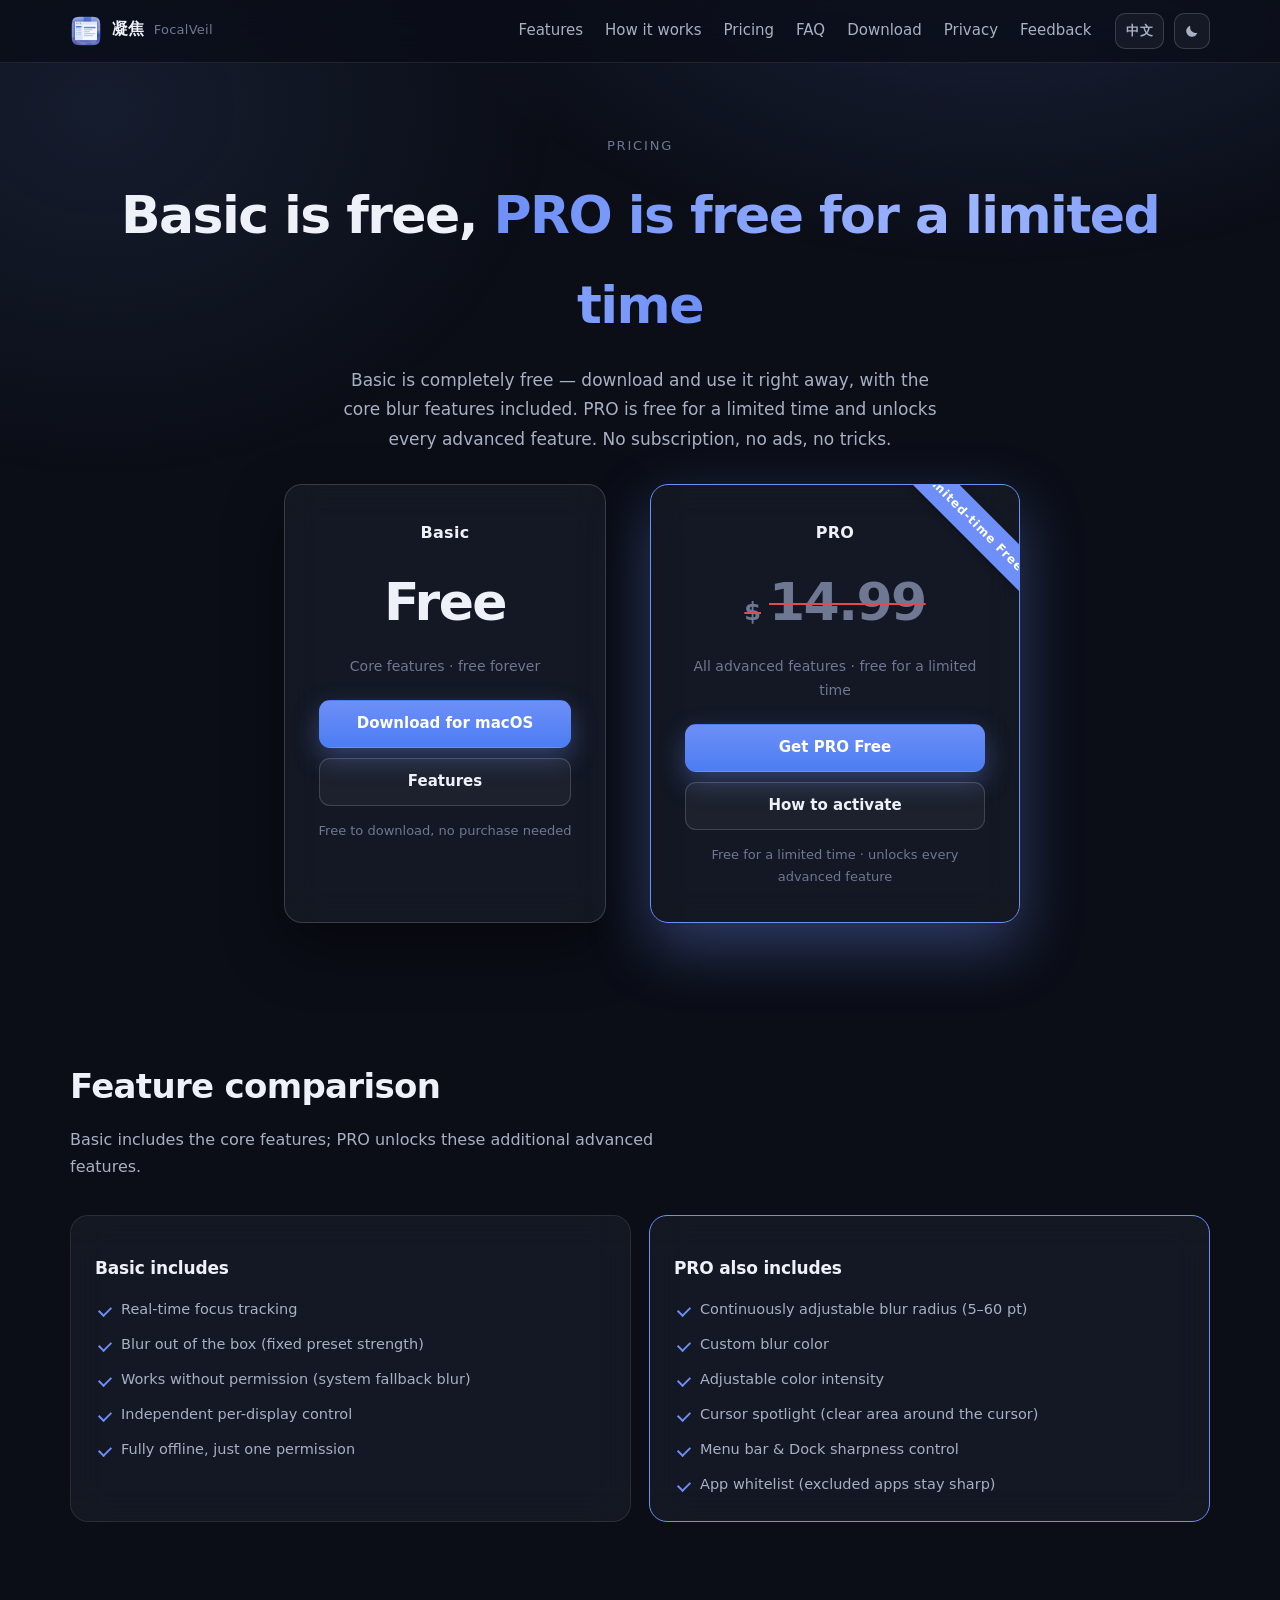
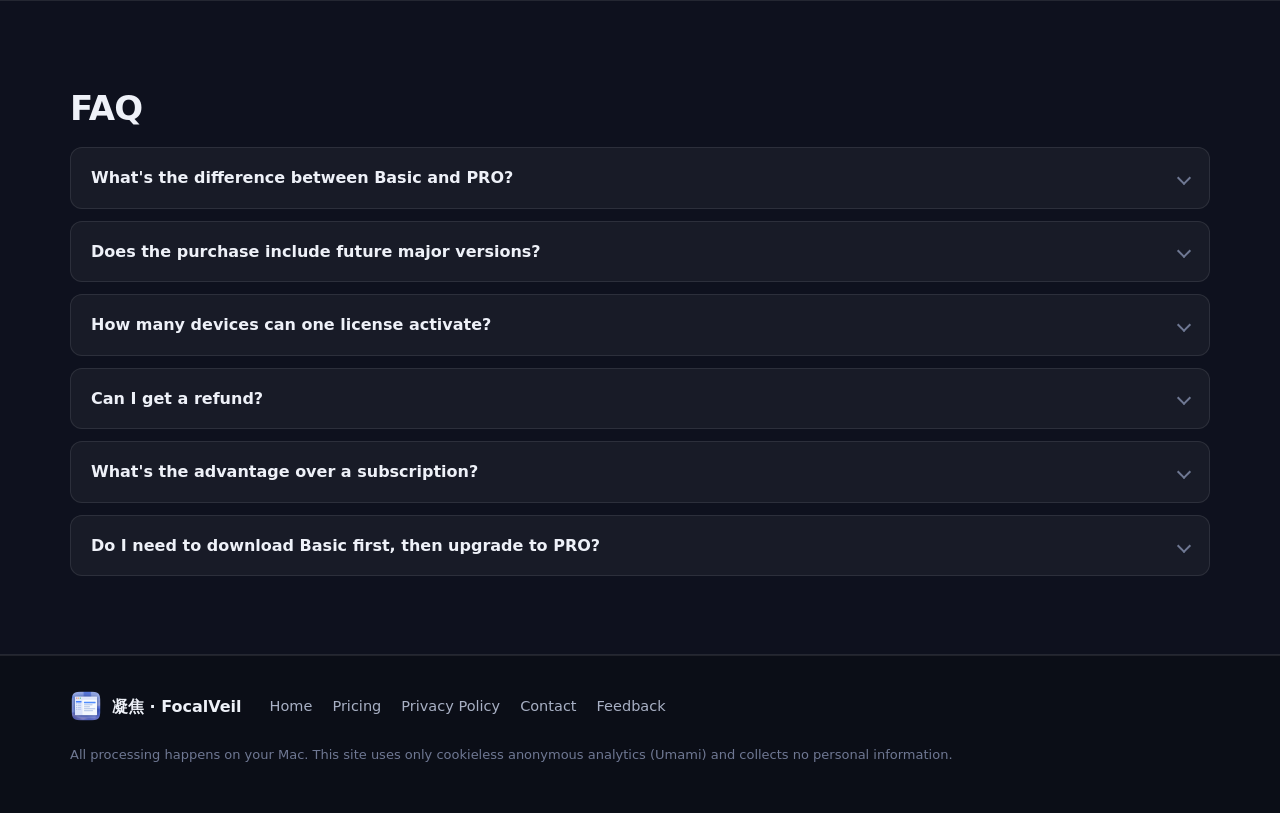
<file: pricing.html>
<!DOCTYPE html>
<html lang="en" data-theme="dark">
<head>
<meta charset="UTF-8">
<meta name="viewport" content="width=device-width, initial-scale=1">
  <script>
    (function () {
      try {
        var s = window.localStorage.getItem('fv-lang');
        var nav = (window.navigator.language || 'en').toLowerCase();
        var lang = (s === 'en' || s === 'zh') ? s : (/^zh/.test(nav) ? 'zh' : 'en');
        document.documentElement.setAttribute('lang', lang === 'zh' ? 'zh-CN' : 'en');
        document.documentElement.classList.add('i18n-loading');
        setTimeout(function () { document.documentElement.classList.remove('i18n-loading'); }, 2000);
      } catch (e) {}
    })();
  </script>
<title data-i18n="title.pricing">定价 — 凝焦 FocalVeil</title>
<meta name="description" data-i18n-attr="content:meta.pricing" content="FocalVeil 定价：基础版免费，PRO 版限时免费，无订阅、无广告。">
<link rel="canonical" href="https://focalveil.com/pricing.html">
<meta name="robots" content="index, follow">
<meta property="og:type" content="website">
<meta property="og:site_name" content="凝焦 FocalVeil">
<meta property="og:title" content="定价 — 凝焦 FocalVeil">
<meta property="og:description" content="基础版免费，PRO 版限时免费，无订阅、无广告。">
<meta property="og:url" content="https://focalveil.com/pricing.html">
<meta property="og:image" content="https://focalveil.com/assets/before-after.svg">
<meta name="twitter:card" content="summary_large_image">
<meta name="twitter:title" content="定价 — 凝焦 FocalVeil">
<meta name="twitter:description" content="基础版免费，PRO 版限时免费，无订阅、无广告。">
<meta name="twitter:image" content="https://focalveil.com/assets/before-after.svg">
<link rel="icon" type="image/png" href="assets/favicon.png">
<link rel="stylesheet" href="assets/styles.css">
<!-- 匿名访问统计（Umami，无 Cookie、不收集个人信息） -->
<script defer src="https://umami.nastool.net:5683/script.js" data-website-id="c5c34e18-45ac-4f15-a788-864766180c8d"></script>
</head>
<body>

<a class="skip" href="#main" data-i18n="skip">跳到主要内容</a>

<header class="nav">
  <div class="wrap nav-inner">
    <a class="brand" href="index.html">
      <img class="brand-icon" src="assets/icon.png" alt="" width="32" height="32">
      <span class="brand-name">凝焦</span>
      <span class="brand-sub">FocalVeil</span>
    </a>
    <nav class="nav-links" aria-label="站内导航">
      <a href="index.html#features" data-i18n="nav.features">特性</a>
      <a href="index.html#how" data-i18n="nav.how">原理</a>
      <a href="pricing.html" data-i18n="nav.pricing">定价</a>
      <a href="index.html#faq" data-i18n="nav.faq">常见问题</a>
      <a href="index.html#download" data-i18n="nav.download">下载</a>
      <a href="privacy.html" data-i18n="nav.privacy">隐私</a>
      <a href="https://github.com/YinHeng89/FocalVeil-website/issues" target="_blank" rel="noopener" data-i18n="nav.feedback">反馈</a>
    </nav>
    <div class="nav-actions">
      <button class="lang-toggle" type="button" id="lang-toggle" aria-label="切换到英文">EN</button>
      <button class="theme-toggle" type="button" id="theme-toggle" aria-label="切换深浅配色">
        <svg class="icon-moon" viewBox="0 0 24 24" width="16" height="16" aria-hidden="true"><path d="M20 14.5A8.5 8.5 0 0 1 9.5 4a8.5 8.5 0 1 0 10.5 10.5Z" fill="currentColor"/></svg>
        <svg class="icon-sun" viewBox="0 0 24 24" width="16" height="16" aria-hidden="true"><circle cx="12" cy="12" r="4.2" fill="currentColor"/><g stroke="currentColor" stroke-width="1.8" stroke-linecap="round"><path d="M12 2.5v2.6M12 18.9v2.6M2.5 12h2.6M18.9 12h2.6M5.2 5.2l1.9 1.9M16.9 16.9l1.9 1.9M18.8 5.2l-1.9 1.9M7.1 16.9l-1.9 1.9"/></g></svg>
      </button>
    </div>
  </div>
</header>

<main id="main">
  <section class="subhero">
    <div class="wrap">
      <p class="eyebrow" data-i18n="nav.pricing">定价</p>
      <h1 data-i18n="pricing.title">基础版免费，<span class="accent">PRO 限时免费开放</span></h1>
      <p class="lede" data-i18n="pricing.lede">基础版完全免费，下载即用，已含核心模糊功能；PRO 版一次性买断，额外解锁全部高级功能。无订阅、无广告、无套路。</p>

      <div class="price-grid">
        <div class="price-card">
          <p class="plan-name" data-i18n="plan.basic">基础版</p>
          <div class="price-row">
            <span class="price" data-i18n="plan.basic.price">免费</span>
          </div>
          <p class="price-sub" data-i18n="pricing.basicSub">核心功能 · 永久免费</p>
          <div class="buy-row">
            <a class="btn btn-primary" href="https://focalveil.com/downloads/FocalVeil-0.1.41.zip" data-i18n="download.btn">下载 macOS 版</a>
            <a class="btn btn-ghost" href="index.html#features" data-i18n="pricing.features">功能介绍</a>
          </div>
          <p class="buy-note" data-i18n="pricing.basicNote">免费下载，无需购买</p>
        </div>

        <div class="price-card price-card--pro">
          <span class="plan-corner-badge" data-i18n="plan.pro.tag">限时免费</span>
          <p class="plan-name" data-i18n="plan.pro.name">PRO 版</p>
          <div class="price-row">
            <span class="price-cur price-old-cur">$</span>
            <span class="price price-old">14.99</span>
          </div>
          <p class="price-sub" data-i18n="pricing.proSub">全部高级功能 · 限时免费</p>
          <div class="buy-row">
            <a class="btn btn-primary" href="index.html#download" id="buy-pro-btn" data-i18n="plan.pro.buy">限时免费领取</a>
            <a class="btn btn-ghost" href="purchase.html" data-i18n="pricing.activate">如何激活</a>
          </div>
          <p class="buy-note" data-i18n="pricing.proNote">限时免费 · 解锁全部高级功能</p>
        </div>
      </div>
    </div>
  </section>

  <section class="section">
    <div class="wrap">
      <h2 class="section-title" data-i18n="pricing.cmpTitle">功能对比</h2>
      <p class="section-lede" data-i18n="pricing.cmpLede">基础版包含核心功能；PRO 版额外解锁以下高级功能。</p>
      <div class="grid grid-2">
        <article class="card">
          <h3 data-i18n="cmp.basicTitle">基础版包含</h3>
          <ul class="feat-list">
            <li data-i18n="cmp.basic.1">焦点窗口实时跟随</li>
            <li data-i18n="cmp.basic.2">开箱即用的模糊（固定强度预设）</li>
            <li data-i18n="cmp.basic.3">未授权也能用（系统降级模糊）</li>
            <li data-i18n="cmp.basic.4">多显示器各自独立</li>
            <li data-i18n="cmp.basic.5">完全离线、仅一个权限</li>
          </ul>
        </article>
        <article class="card card--pro">
          <h3 data-i18n="cmp.proTitle">PRO 版额外包含</h3>
          <ul class="feat-list">
            <li data-i18n="cmp.pro.1">模糊半径连续可调（5–60 pt）</li>
            <li data-i18n="cmp.pro.2">自定义模糊颜色</li>
            <li data-i18n="cmp.pro.3">颜色强度可调</li>
            <li data-i18n="cmp.pro.4">鼠标聚光（光标周围清晰）</li>
            <li data-i18n="cmp.pro.5">菜单栏 / Dock 清晰控制</li>
            <li data-i18n="cmp.pro.6">应用白名单（排除应用始终清晰）</li>
          </ul>
        </article>
      </div>
    </div>
  </section>

  <section class="section section-alt">
    <div class="wrap">
      <h2 class="section-title" data-i18n="nav.faq">常见问题</h2>
      <div class="faq">
        <details>
          <summary data-i18n="pfaq1.q">基础版和 PRO 版有什么区别？</summary>
          <p data-i18n="pfaq1.a">基础版已包含日常所需的核心模糊功能（焦点跟随、开箱即用模糊、免授权可用、多显示器、仅一个权限）。PRO 版在基础版之上额外解锁全部高级功能：模糊半径 / 颜色 / 强度可调、鼠标聚光、菜单栏与 Dock 清晰控制、应用白名单。两者均为当前大版本一次性买断。</p>
        </details>
        <details>
          <summary data-i18n="pfaq2.q">买断包含未来的大版本吗？</summary>
          <p data-i18n="pfaq2.a">本次购买包含<strong>当前大版本（如 1.x）内的永久使用与全部免费更新</strong>。大版本迭代（例如 1.x → 2.x）的付费策略尚未最终确定，可能在未来大版本要求重新买断或向老用户提供优惠升级价，已购版本在你已买断的大版本内不受影响。</p>
        </details>
        <details>
          <summary data-i18n="pfaq3.q">license 可以在几台设备用？</summary>
          <p data-i18n="pfaq3.a">license 绑定你购买时提供的邮箱，可在你本人拥有的多台 Mac 上激活（具体设备数量以购买页说明为准），不可转售或出借给他人。重装系统或换机时用同一 key 即可恢复。</p>
        </details>
        <details>
          <summary data-i18n="pfaq4.q">可以退款吗？</summary>
          <p data-i18n="pfaq4.a">支持 14 天无理由退款，由 Paddle 统一处理。若不满意，联系我们或 Paddle 即可办理，无需说明理由。</p>
        </details>
        <details>
          <summary data-i18n="pfaq5.q">和订阅制比有什么好处？</summary>
          <p data-i18n="pfaq5.a">一次付费、永久使用，不会被每月扣费；我们也没有持续从你身上抽成的动机，更新与否都随你。对独立开发者工具而言，这是更诚实的商业模式。</p>
        </details>
        <details>
          <summary data-i18n="pfaq6.q">需要先下载基础版，再升级到 PRO 吗？</summary>
          <p data-i18n="pfaq6.a">不需要。基础版本身永久免费，下载即用；PRO 目前限时免费，下载后在「菜单栏 → 升级 / 激活」里一键领取全部功能即可，无需任何付费或补差价。</p>
        </details>
      </div>
    </div>
  </section>
</main>

<footer class="footer">
  <div class="wrap footer-inner">
    <div class="footer-brand">
      <img class="brand-icon" src="assets/icon.png" alt="" width="28" height="28">
      <span>凝焦 · FocalVeil</span>
    </div>
    <nav class="footer-links" aria-label="页脚链接">
      <a href="index.html" data-i18n="footer.home">首页</a>
      <a href="pricing.html" data-i18n="footer.pricing">定价</a>
      <a href="privacy.html" data-i18n="footer.privacyPolicy">隐私政策</a>
      <a href="mailto:k332159915@gmail.com" data-i18n="footer.contact">联系我们</a>
      <a href="https://github.com/YinHeng89/FocalVeil-website/issues" target="_blank" rel="noopener" data-i18n="footer.feedback">问题反馈</a>
    </nav>
    <p class="footer-note" data-i18n="footer.note">画面只在本机处理。本站仅使用无 Cookie 的匿名访问统计（Umami），不收集个人信息。</p>
  </div>
</footer>

<script src="assets/app.js"></script>
</body>
</html>
</file>
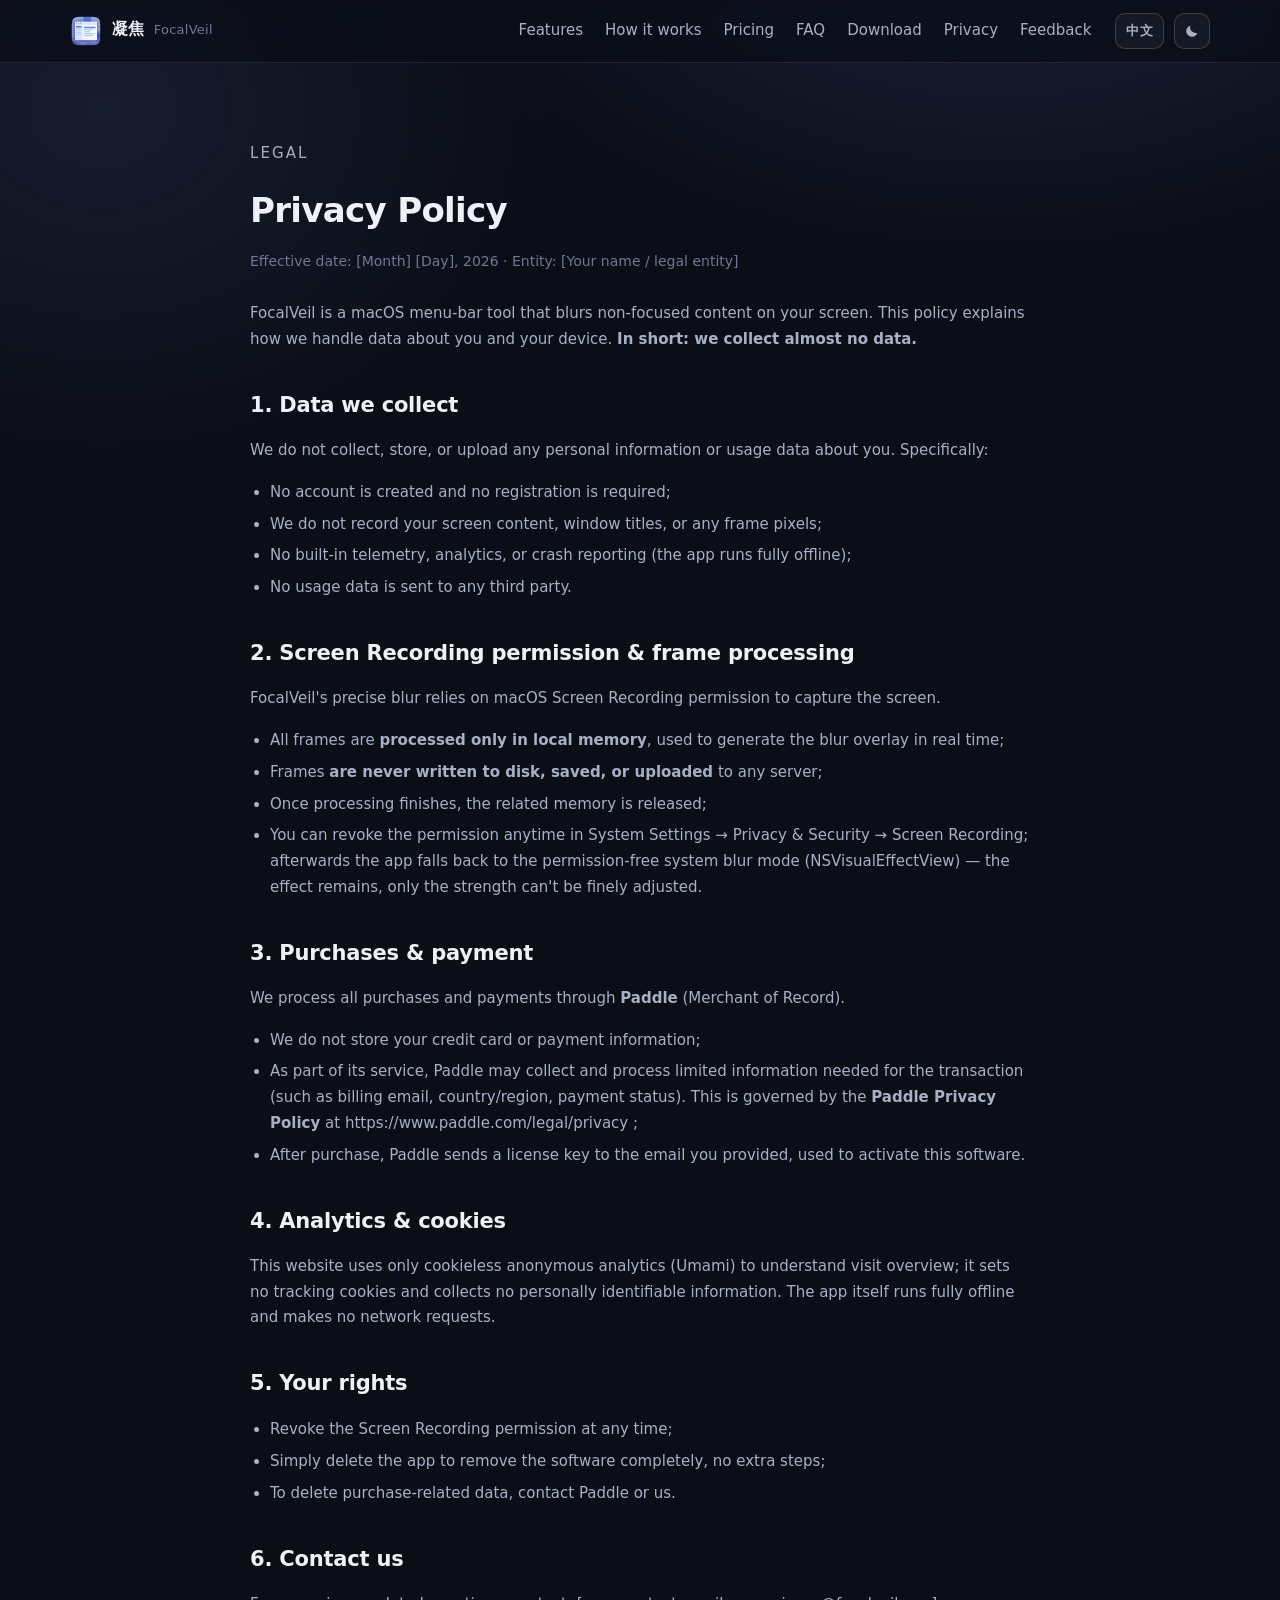
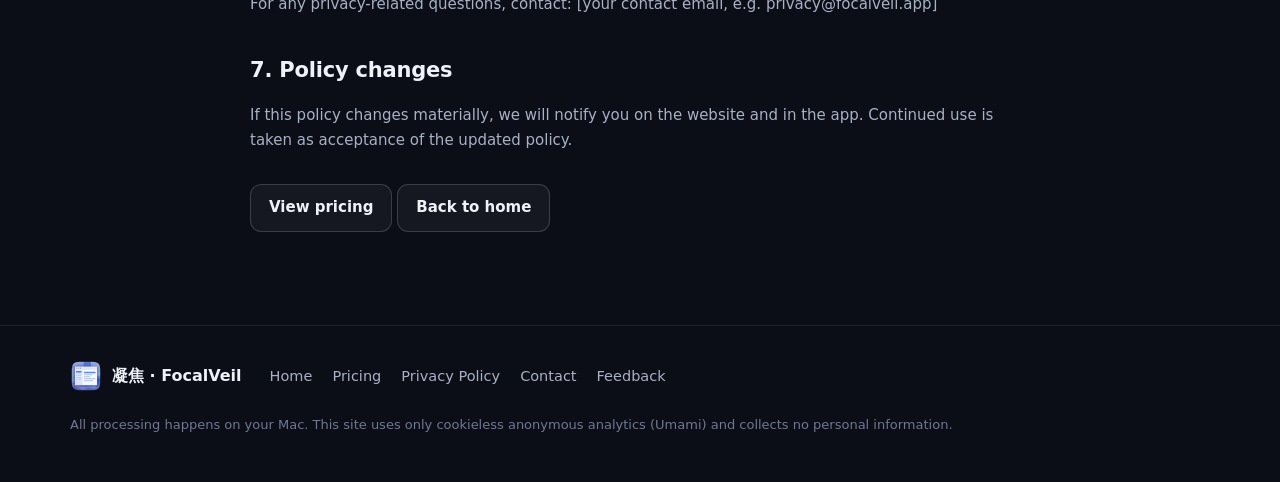
<file: privacy.html>
<!DOCTYPE html>
<html lang="en" data-theme="dark">
<head>
<meta charset="UTF-8">
<meta name="viewport" content="width=device-width, initial-scale=1">
  <script>
    (function () {
      try {
        var s = window.localStorage.getItem('fv-lang');
        var nav = (window.navigator.language || 'en').toLowerCase();
        var lang = (s === 'en' || s === 'zh') ? s : (/^zh/.test(nav) ? 'zh' : 'en');
        document.documentElement.setAttribute('lang', lang === 'zh' ? 'zh-CN' : 'en');
        document.documentElement.classList.add('i18n-loading');
        setTimeout(function () { document.documentElement.classList.remove('i18n-loading'); }, 2000);
      } catch (e) {}
    })();
  </script>
<title data-i18n="title.privacy">隐私政策 — 凝焦 FocalVeil</title>
<meta name="description" data-i18n-attr="content:meta.privacy" content="FocalVeil 隐私政策：画面仅在本机内存处理，不保存、不上传；本站仅使用无 Cookie 的匿名访问统计（Umami），不收集个人信息。">
<link rel="canonical" href="https://focalveil.com/privacy.html">
<meta name="robots" content="index, follow">
<meta property="og:type" content="website">
<meta property="og:site_name" content="凝焦 FocalVeil">
<meta property="og:title" content="隐私政策 — 凝焦 FocalVeil">
<meta property="og:description" content="FocalVeil 隐私政策：画面仅在本机内存处理，不保存、不上传；本站仅使用无 Cookie 的匿名访问统计（Umami），不收集个人信息。">
<meta property="og:url" content="https://focalveil.com/privacy.html">
<meta property="og:image" content="https://focalveil.com/assets/before-after.svg">
<meta name="twitter:card" content="summary_large_image">
<meta name="twitter:title" content="隐私政策 — 凝焦 FocalVeil">
<meta name="twitter:description" content="画面仅在本机内存处理，不保存、不上传；本站仅使用无 Cookie 的匿名访问统计（Umami），不收集个人信息。">
<meta name="twitter:image" content="https://focalveil.com/assets/before-after.svg">
<link rel="icon" type="image/png" href="assets/favicon.png">
<link rel="stylesheet" href="assets/styles.css">
<!-- 匿名访问统计（Umami，无 Cookie、不收集个人信息） -->
<script defer src="https://umami.nastool.net:5683/script.js" data-website-id="c5c34e18-45ac-4f15-a788-864766180c8d"></script>
</head>
<body>

<a class="skip" href="#main" data-i18n="skip">跳到主要内容</a>

<header class="nav">
  <div class="wrap nav-inner">
    <a class="brand" href="index.html">
      <img class="brand-icon" src="assets/icon.png" alt="" width="32" height="32">
      <span class="brand-name">凝焦</span>
      <span class="brand-sub">FocalVeil</span>
    </a>
    <nav class="nav-links" aria-label="站内导航">
      <a href="index.html#features" data-i18n="nav.features">特性</a>
      <a href="index.html#how" data-i18n="nav.how">原理</a>
      <a href="pricing.html" data-i18n="nav.pricing">定价</a>
      <a href="index.html#faq" data-i18n="nav.faq">常见问题</a>
      <a href="index.html#download" data-i18n="nav.download">下载</a>
      <a href="privacy.html" data-i18n="nav.privacy">隐私</a>
      <a href="https://github.com/YinHeng89/FocalVeil-website/issues" target="_blank" rel="noopener" data-i18n="nav.feedback">反馈</a>
    </nav>
    <div class="nav-actions">
      <button class="lang-toggle" type="button" id="lang-toggle" aria-label="切换到英文">EN</button>
      <button class="theme-toggle" type="button" id="theme-toggle" aria-label="切换深浅配色">
        <svg class="icon-moon" viewBox="0 0 24 24" width="16" height="16" aria-hidden="true"><path d="M20 14.5A8.5 8.5 0 0 1 9.5 4a8.5 8.5 0 1 0 10.5 10.5Z" fill="currentColor"/></svg>
        <svg class="icon-sun" viewBox="0 0 24 24" width="16" height="16" aria-hidden="true"><circle cx="12" cy="12" r="4.2" fill="currentColor"/><g stroke="currentColor" stroke-width="1.8" stroke-linecap="round"><path d="M12 2.5v2.6M12 18.9v2.6M2.5 12h2.6M18.9 12h2.6M5.2 5.2l1.9 1.9M16.9 16.9l1.9 1.9M18.8 5.2l-1.9 1.9M7.1 16.9l-1.9 1.9"/></g></svg>
      </button>
    </div>
  </div>
</header>

<main id="main">
  <section class="section">
    <div class="wrap legal">
      <p class="eyebrow" data-i18n="privacy.eyebrow">法律</p>
      <h1 class="section-title" data-i18n="privacy.pageTitle">隐私政策</h1>
      <p class="updated" data-i18n="privacy.updated">生效日期：2026 年 [月] 月 [日] 日 · 适用主体：[你的姓名 / 法律实体]</p>

      <p data-i18n="privacy.intro">FocalVeil（凝焦）是一款 macOS 菜单栏工具，用于模糊屏幕上非焦点内容。本政策说明我们如何处理与你及你的设备相关的数据。<strong>一句话：我们几乎不收集任何数据。</strong></p>

      <h2 data-i18n="privacy.h1">1. 我们收集的数据</h2>
      <p data-i18n="privacy.p1">我们不收集、不存储、不上传任何关于你的个人信息或使用数据。具体来说：</p>
      <ul>
        <li data-i18n="privacy.c1">不创建账户，不要求注册；</li>
        <li data-i18n="privacy.c2">不记录你的屏幕内容、窗口标题或任何画面像素；</li>
        <li data-i18n="privacy.c3">不内置任何遥测、分析或崩溃上报（本应用完全离线运行）；</li>
        <li data-i18n="privacy.c4">不向任何第三方发送任何使用数据。</li>
      </ul>

      <h2 data-i18n="privacy.h2">2. 屏幕录制权限与画面处理</h2>
      <p data-i18n="privacy.p2">FocalVeil 的精确模糊依赖 macOS「屏幕录制」权限来获取屏幕画面。</p>
      <ul>
        <li data-i18n="privacy.c5">所有画面<strong>仅在本机内存中处理</strong>，用于实时生成模糊覆盖层；</li>
        <li data-i18n="privacy.c6">画面<strong>不会被写入磁盘、不会被保存、不会被上传</strong>到任何服务器；</li>
        <li data-i18n="privacy.c7">处理完成后，相关内存即被释放；</li>
        <li data-i18n="privacy.c8">你可以随时在「系统设置 → 隐私与安全性 → 屏幕录制」中撤销该权限；撤销后应用回退到无需权限的系统模糊降级模式（NSVisualEffectView），效果仍在，仅强度不可精细调节。</li>
      </ul>

      <h2 data-i18n="privacy.h3">3. 购买与支付</h2>
      <p data-i18n="privacy.p3">我们通过 <strong>Paddle</strong>（Merchant of Record，商户登记方）处理所有购买与支付。</p>
      <ul>
        <li data-i18n="privacy.c9">我们不存储你的信用卡或支付信息；</li>
        <li data-i18n="privacy.c10">Paddle 作为其服务的一部分，可能会收集并处理交易所需的有限信息（如账单邮箱、国家 / 地区、支付状态）。这些信息受 <strong>Paddle 隐私政策</strong> 约束，请参阅 https://www.paddle.com/legal/privacy ；</li>
        <li data-i18n="privacy.c11">购买完成后，Paddle 会向你提供的邮箱发送 license key，用于激活本软件。</li>
      </ul>

      <h2 data-i18n="privacy.h4">4. 分析与 Cookie</h2>
      <p data-i18n="privacy.p4">本网站仅使用无 Cookie 的匿名访问统计（Umami）以了解页面访问概况，不放置跟踪 Cookie、不收集任何可用于识别个人的信息；本应用本身完全离线运行，不产生网络请求。</p>

      <h2 data-i18n="privacy.h5">5. 你的权利</h2>
      <ul>
        <li data-i18n="privacy.c12">随时撤销屏幕录制权限；</li>
        <li data-i18n="privacy.c13">直接删除应用即可彻底移除本软件，无需额外操作；</li>
        <li data-i18n="privacy.c14">如需删除购买记录相关数据，请联系 Paddle 或我们。</li>
      </ul>

      <h2 data-i18n="privacy.h6">6. 联系我们</h2>
      <p data-i18n="privacy.p5">如有任何隐私相关问题，请联系：[你的联系邮箱，例如 privacy@focalveil.app]</p>

      <h2 data-i18n="privacy.h7">7. 政策变更</h2>
      <p data-i18n="privacy.p6">若本政策发生重大变更，我们会在官网与应用中予以告知。持续使用即视为接受更新后的政策。</p>

      <p style="margin-top:30px"><a class="btn btn-ghost" href="pricing.html" data-i18n="download.pricing">查看定价</a> <a class="btn btn-ghost" href="index.html" data-i18n="label.backHome">返回首页</a></p>
    </div>
  </section>
</main>

<footer class="footer">
  <div class="wrap footer-inner">
    <div class="footer-brand">
      <img class="brand-icon" src="assets/icon.png" alt="" width="28" height="28">
      <span>凝焦 · FocalVeil</span>
    </div>
    <nav class="footer-links" aria-label="页脚链接">
      <a href="index.html" data-i18n="footer.home">首页</a>
      <a href="pricing.html" data-i18n="footer.pricing">定价</a>
      <a href="privacy.html" data-i18n="footer.privacyPolicy">隐私政策</a>
      <a href="mailto:k332159915@gmail.com" data-i18n="footer.contact">联系我们</a>
      <a href="https://github.com/YinHeng89/FocalVeil-website/issues" target="_blank" rel="noopener" data-i18n="footer.feedback">问题反馈</a>
    </nav>
    <p class="footer-note" data-i18n="footer.note">画面只在本机处理。本站仅使用无 Cookie 的匿名访问统计（Umami），不收集个人信息。</p>
  </div>
</footer>

<script src="assets/app.js"></script>
</body>
</html>
</file>
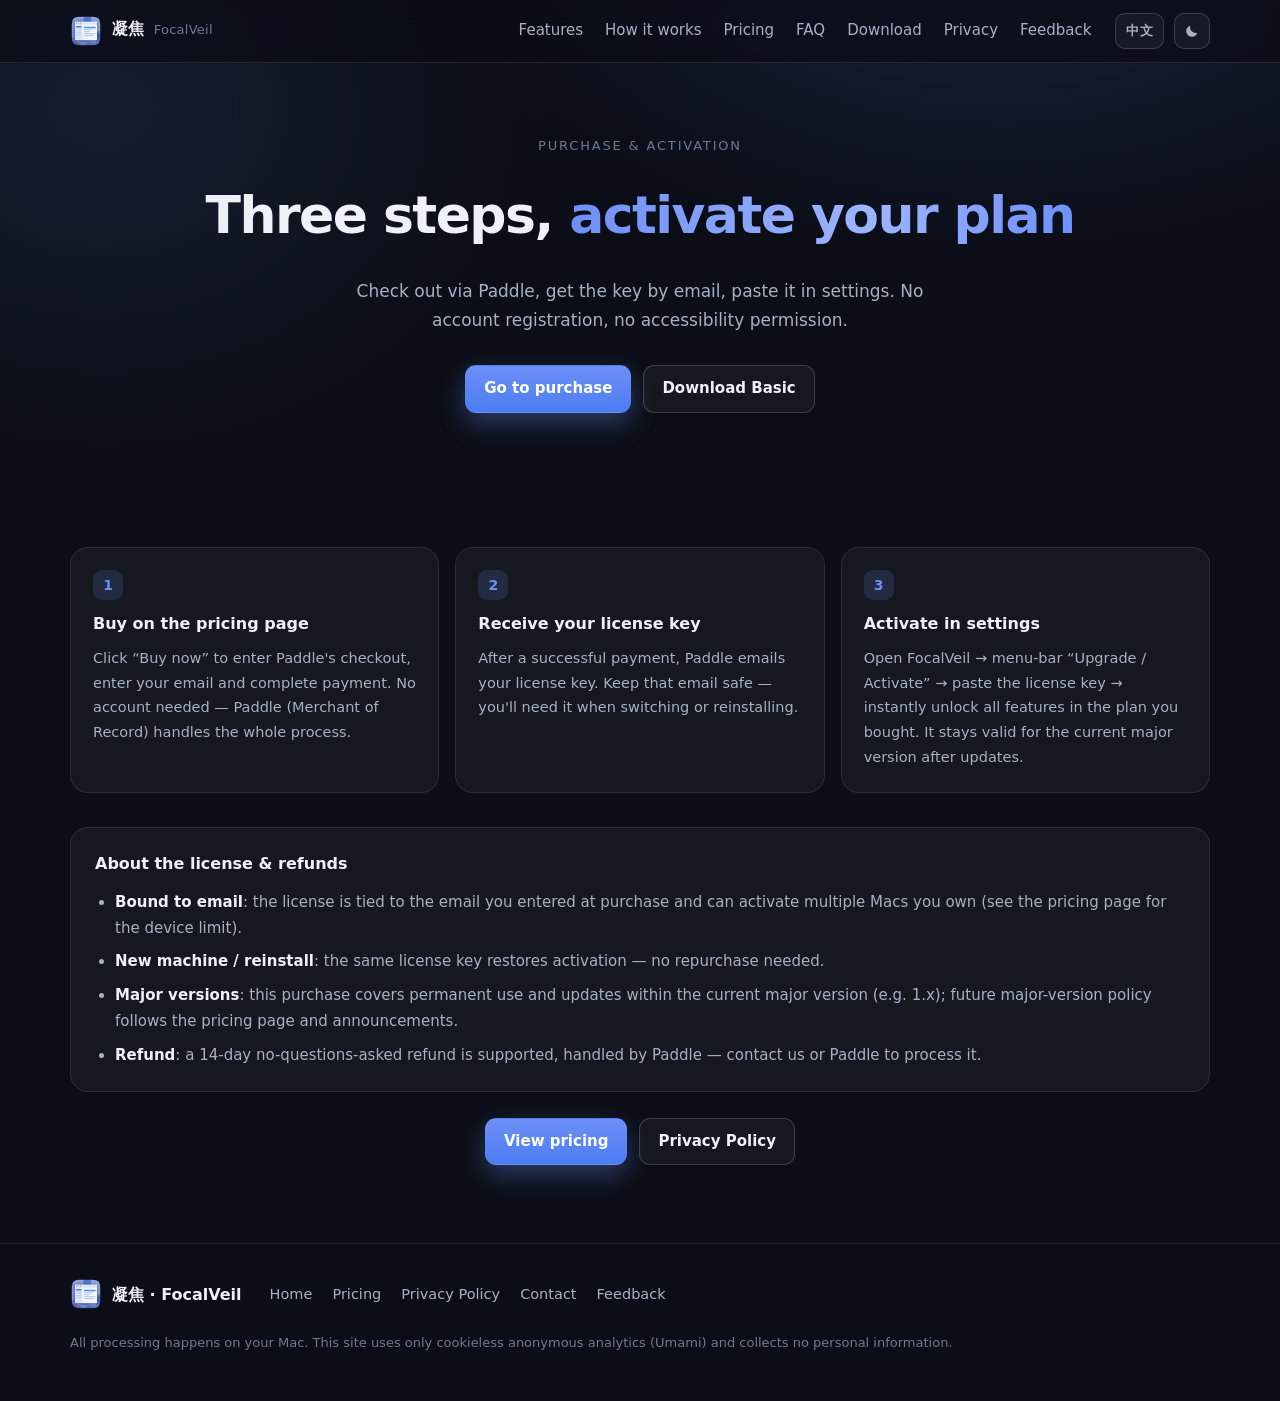
<file: purchase.html>
<!DOCTYPE html>
<html lang="en" data-theme="dark">
<head>
<meta charset="UTF-8">
<meta name="viewport" content="width=device-width, initial-scale=1">
  <script>
    (function () {
      try {
        var s = window.localStorage.getItem('fv-lang');
        var nav = (window.navigator.language || 'en').toLowerCase();
        var lang = (s === 'en' || s === 'zh') ? s : (/^zh/.test(nav) ? 'zh' : 'en');
        document.documentElement.setAttribute('lang', lang === 'zh' ? 'zh-CN' : 'en');
        document.documentElement.classList.add('i18n-loading');
        setTimeout(function () { document.documentElement.classList.remove('i18n-loading'); }, 2000);
      } catch (e) {}
    })();
  </script>
<title data-i18n="title.purchase">购买与激活 — 凝焦 FocalVeil</title>
<meta name="description" data-i18n-attr="content:meta.purchase" content="如何购买凝焦 FocalVeil、用 license key 激活，以及退款与 license 绑定说明。">
<link rel="canonical" href="https://focalveil.com/purchase.html">
<meta name="robots" content="index, follow">
<meta property="og:type" content="website">
<meta property="og:site_name" content="凝焦 FocalVeil">
<meta property="og:title" content="购买与激活 — 凝焦 FocalVeil">
<meta property="og:description" content="如何购买凝焦 FocalVeil、用 license key 激活，以及退款与 license 绑定说明。">
<meta property="og:url" content="https://focalveil.com/purchase.html">
<meta property="og:image" content="https://focalveil.com/assets/before-after.svg">
<meta name="twitter:card" content="summary_large_image">
<meta name="twitter:title" content="购买与激活 — 凝焦 FocalVeil">
<meta name="twitter:description" content="如何购买、用 license key 激活，以及退款与 license 绑定说明。">
<meta name="twitter:image" content="https://focalveil.com/assets/before-after.svg">
<link rel="icon" type="image/png" href="assets/favicon.png">
<link rel="stylesheet" href="assets/styles.css">
<!-- 匿名访问统计（Umami，无 Cookie、不收集个人信息） -->
<script defer src="https://umami.nastool.net:5683/script.js" data-website-id="c5c34e18-45ac-4f15-a788-864766180c8d"></script>
</head>
<body>

<a class="skip" href="#main" data-i18n="skip">跳到主要内容</a>

<header class="nav">
  <div class="wrap nav-inner">
    <a class="brand" href="index.html">
      <img class="brand-icon" src="assets/icon.png" alt="" width="32" height="32">
      <span class="brand-name">凝焦</span>
      <span class="brand-sub">FocalVeil</span>
    </a>
    <nav class="nav-links" aria-label="站内导航">
      <a href="index.html#features" data-i18n="nav.features">特性</a>
      <a href="index.html#how" data-i18n="nav.how">原理</a>
      <a href="pricing.html" data-i18n="nav.pricing">定价</a>
      <a href="index.html#faq" data-i18n="nav.faq">常见问题</a>
      <a href="index.html#download" data-i18n="nav.download">下载</a>
      <a href="privacy.html" data-i18n="nav.privacy">隐私</a>
      <a href="https://github.com/YinHeng89/FocalVeil-website/issues" target="_blank" rel="noopener" data-i18n="nav.feedback">反馈</a>
    </nav>
    <div class="nav-actions">
      <button class="lang-toggle" type="button" id="lang-toggle" aria-label="切换到英文">EN</button>
      <button class="theme-toggle" type="button" id="theme-toggle" aria-label="切换深浅配色">
        <svg class="icon-moon" viewBox="0 0 24 24" width="16" height="16" aria-hidden="true"><path d="M20 14.5A8.5 8.5 0 0 1 9.5 4a8.5 8.5 0 1 0 10.5 10.5Z" fill="currentColor"/></svg>
        <svg class="icon-sun" viewBox="0 0 24 24" width="16" height="16" aria-hidden="true"><circle cx="12" cy="12" r="4.2" fill="currentColor"/><g stroke="currentColor" stroke-width="1.8" stroke-linecap="round"><path d="M12 2.5v2.6M12 18.9v2.6M2.5 12h2.6M18.9 12h2.6M5.2 5.2l1.9 1.9M16.9 16.9l1.9 1.9M18.8 5.2l-1.9 1.9M7.1 16.9l-1.9 1.9"/></g></svg>
      </button>
    </div>
  </div>
</header>

<main id="main">
  <section class="subhero">
    <div class="wrap">
      <p class="eyebrow" data-i18n="purchase.eyebrow">购买与激活</p>
      <h1 data-i18n="purchase.title">三步，<span class="accent">解锁全部功能</span></h1>
      <p class="lede" data-i18n="purchase.lede">通过 Paddle 结账，邮箱收 key，在设置里粘贴即可。无需注册账号，无需辅助功能权限。</p>
      <div class="hero-actions" style="justify-content:center">
        <a class="btn btn-primary" href="pricing.html" data-i18n="purchase.gotoBuy">前往购买</a>
        <a class="btn btn-ghost" href="index.html#download" data-i18n="purchase.download">下载基础版</a>
      </div>
    </div>
  </section>

  <section class="section">
    <div class="wrap">
      <ol class="steps">
        <li class="step">
          <span class="step-num">1</span>
          <h3 data-i18n="purchase.s1.title">在定价页购买</h3>
          <p data-i18n="purchase.s1.desc">点击「立即购买」进入 Paddle 结账页，填写邮箱并完成支付。无需注册账号，全程由 Paddle（Merchant of Record）处理。</p>
        </li>
        <li class="step">
          <span class="step-num">2</span>
          <h3 data-i18n="purchase.s2.title">收取 license key</h3>
          <p data-i18n="purchase.s2.desc">支付成功后，Paddle 会把 license key 发到你的邮箱。请妥善保存这封邮件，换机或重装时要用到。</p>
        </li>
        <li class="step">
          <span class="step-num">3</span>
          <h3 data-i18n="purchase.s3.title">在设置里激活</h3>
          <p data-i18n="purchase.s3.desc">打开凝焦 → 菜单栏「升级 / 激活」→ 粘贴 license key → 立即解锁全部功能。激活后当前大版本内永久有效，更新不丢许可。</p>
        </li>
      </ol>

      <div class="note">
        <h3 data-i18n="purchase.noteTitle">关于 license 与退款</h3>
        <ul>
          <li data-i18n="purchase.n1"><strong>绑定邮箱</strong>：license 与你购买时填写的邮箱绑定，可在你本人拥有的多台 Mac 上激活（具体设备数见定价页）。</li>
          <li data-i18n="purchase.n2"><strong>换机 / 重装</strong>：用同一 license key 即可恢复激活，无需重新购买。</li>
          <li data-i18n="purchase.n3"><strong>大版本</strong>：本次购买覆盖当前大版本（如 1.x）的永久使用与更新；未来大版本策略以购买页与公告为准。</li>
          <li data-i18n="purchase.n4"><strong>退款</strong>：支持 14 天无理由退款，由 Paddle 统一处理，联系我们或 Paddle 即可办理。</li>
        </ul>
      </div>

      <div class="hero-actions" style="justify-content:center;margin-top:8px">
        <a class="btn btn-primary" href="pricing.html" data-i18n="download.pricing">查看定价</a>
        <a class="btn btn-ghost" href="privacy.html" data-i18n="footer.privacyPolicy">隐私政策</a>
      </div>
    </div>
  </section>
</main>

<footer class="footer">
  <div class="wrap footer-inner">
    <div class="footer-brand">
      <img class="brand-icon" src="assets/icon.png" alt="" width="28" height="28">
      <span>凝焦 · FocalVeil</span>
    </div>
    <nav class="footer-links" aria-label="页脚链接">
      <a href="index.html" data-i18n="footer.home">首页</a>
      <a href="pricing.html" data-i18n="footer.pricing">定价</a>
      <a href="privacy.html" data-i18n="footer.privacyPolicy">隐私政策</a>
      <a href="mailto:k332159915@gmail.com" data-i18n="footer.contact">联系我们</a>
      <a href="https://github.com/YinHeng89/FocalVeil-website/issues" target="_blank" rel="noopener" data-i18n="footer.feedback">问题反馈</a>
    </nav>
    <p class="footer-note" data-i18n="footer.note">画面只在本机处理。本站仅使用无 Cookie 的匿名访问统计（Umami），不收集个人信息。</p>
  </div>
</footer>

<script src="assets/app.js"></script>
</body>
</html>
</file>
<file: assets/styles.css>
/* 凝焦 — 官网样式
   Tokens are the same family as the app's settings window: a periwinkle accent
   over a cool slate, glass surfaces, generous spacing. */

:root {
  --bg: #0b0e17;
  --bg-soft: #111524;
  --bg-elev: rgba(255, 255, 255, 0.045);
  --bg-elev-strong: rgba(255, 255, 255, 0.08);
  --line: rgba(255, 255, 255, 0.09);
  --line-strong: rgba(255, 255, 255, 0.16);
  --text: #eef1f8;
  --text-2: #a8b0c4;
  --text-3: #6f7893;
  --accent: #6d8ff7;
  --accent-deep: #4c7df3;
  --accent-soft: rgba(109, 143, 247, 0.16);
  --accent-glow: rgba(109, 143, 247, 0.35);
  --radius: 18px;
  --radius-sm: 12px;
  --shadow: 0 24px 60px rgba(0, 0, 0, 0.45);
  --blur: saturate(150%) blur(18px);
}

html[data-theme="light"] {
  --bg: #f4f6fb;
  --bg-soft: #ffffff;
  --bg-elev: rgba(255, 255, 255, 0.78);
  --bg-elev-strong: #ffffff;
  --line: rgba(16, 24, 48, 0.10);
  --line-strong: rgba(16, 24, 48, 0.18);
  --text: #131a2b;
  --text-2: #4a5470;
  --text-3: #7c869f;
  --accent: #4c7df3;
  --accent-deep: #3563d6;
  --accent-soft: rgba(76, 125, 243, 0.12);
  --accent-glow: rgba(76, 125, 243, 0.28);
  --shadow: 0 20px 48px rgba(20, 32, 64, 0.12);
}

* { box-sizing: border-box; }

html { scroll-behavior: smooth; }

body {
  margin: 0;
  background: var(--bg);
  color: var(--text);
  font-family: -apple-system, BlinkMacSystemFont, "SF Pro SC", "PingFang SC",
    "Hiragino Sans GB", "Microsoft YaHei", system-ui, sans-serif;
  font-size: 16px;
  line-height: 1.72;
  -webkit-font-smoothing: antialiased;
}

/* A soft wash behind everything: the product is a blur, so the page wears one. */
body::before {
  content: "";
  position: fixed;
  inset: 0;
  z-index: -1;
  background:
    radial-gradient(900px 520px at 78% -8%, var(--accent-soft), transparent 65%),
    radial-gradient(760px 620px at 8% 12%, rgba(120, 160, 255, 0.10), transparent 60%);
  pointer-events: none;
}

img { max-width: 100%; display: block; }

a { color: inherit; text-decoration: none; }

code {
  font-family: "SF Mono", ui-monospace, Menlo, Consolas, monospace;
  font-size: 0.9em;
  padding: 0.12em 0.4em;
  border-radius: 6px;
  background: var(--bg-elev-strong);
  border: 1px solid var(--line);
}

.wrap { width: min(1140px, 100% - 48px); margin-inline: auto; }

.skip {
  position: absolute;
  left: -9999px;
}
.skip:focus {
  left: 16px; top: 12px; z-index: 100;
  padding: 8px 14px; border-radius: 10px;
  background: var(--bg-soft); border: 1px solid var(--line-strong);
}

/* ---------- nav ---------- */

.nav {
  position: sticky; top: 0; z-index: 40;
  background: color-mix(in srgb, var(--bg) 78%, transparent);
  backdrop-filter: var(--blur);
  -webkit-backdrop-filter: var(--blur);
  border-bottom: 1px solid var(--line);
}

.nav-inner { display: flex; align-items: center; gap: 24px; height: 62px; }

.brand { display: flex; align-items: baseline; gap: 10px; }
.brand-icon { border-radius: 8px; width: 32px; height: 32px; align-self: center; }
.brand-name { font-weight: 650; letter-spacing: -0.01em; }
.brand-sub { color: var(--text-3); font-size: 13px; letter-spacing: 0.02em; }

.nav-links { display: flex; gap: 22px; margin-left: auto; font-size: 15px; }
.nav-links a { color: var(--text-2); transition: color 0.18s ease; }
.nav-links a:hover { color: var(--text); }

.nav-actions { display: flex; align-items: center; gap: 10px; }

/* ---------- buttons ---------- */

.btn {
  display: inline-flex; align-items: center; gap: 8px;
  padding: 10px 18px;
  border-radius: 11px;
  font-size: 15px; font-weight: 600;
  border: 1px solid var(--line-strong);
  transition: transform 0.16s ease, box-shadow 0.16s ease, background 0.16s ease;
}
.btn:hover { transform: translateY(-1px); }
.btn-primary {
  color: #fff; border-color: transparent;
  background: linear-gradient(180deg, var(--accent), var(--accent-deep));
  box-shadow: 0 10px 26px var(--accent-glow);
}
.btn-ghost { background: var(--bg-elev); color: var(--text); }

.theme-toggle {
  display: inline-grid; place-items: center;
  width: 36px; height: 36px;
  border-radius: 10px;
  border: 1px solid var(--line-strong);
  background: var(--bg-elev);
  color: var(--text-2);
  cursor: pointer;
}
.theme-toggle:hover { color: var(--text); }

.lang-toggle {
  display: inline-grid; place-items: center;
  min-width: 36px; height: 36px; padding: 0 10px;
  border-radius: 10px;
  border: 1px solid var(--line-strong);
  background: var(--bg-elev);
  color: var(--text-2);
  cursor: pointer;
  font-size: 13px; font-weight: 600; letter-spacing: 0.02em;
  transition: color 0.18s ease, border-color 0.18s ease;
}
.lang-toggle:hover { color: var(--text); border-color: var(--text-3); }

html[data-theme="dark"] .icon-sun { display: none; }
html[data-theme="light"] .icon-moon { display: none; }

/* ---------- hero ---------- */

.hero { padding: 76px 0 64px; }
.hero-inner {
  display: grid;
  grid-template-columns: minmax(0, 1fr) minmax(0, 1.05fr);
  gap: 56px;
  align-items: center;
}

.eyebrow {
  margin: 0 0 14px;
  font-size: 13px; letter-spacing: 0.14em; text-transform: uppercase;
  color: var(--text-3);
}

.hero h1 {
  margin: 0 0 18px;
  font-size: clamp(38px, 5.4vw, 60px);
  line-height: 1.14;
  letter-spacing: -0.03em;
  font-weight: 680;
}
.hero h1 .accent {
  background: linear-gradient(96deg, var(--accent), #9db4ff 60%, var(--accent));
  -webkit-background-clip: text;
  background-clip: text;
  color: transparent;
}

.lede { margin: 0 0 28px; color: var(--text-2); font-size: 17px; max-width: 46ch; }

.hero-actions { display: flex; flex-wrap: wrap; gap: 12px; }

.hero-facts {
  list-style: none; margin: 26px 0 0; padding: 0;
  display: flex; flex-wrap: wrap; gap: 8px 22px;
  color: var(--text-3); font-size: 14px;
}
.hero-facts li { display: flex; align-items: center; gap: 8px; }
.hero-facts li::before {
  content: ""; width: 5px; height: 5px; border-radius: 50%;
  background: var(--accent);
}
.footer-badge {
  display: inline-flex; line-height: 0; margin: 0 0 0 auto;
  transition: opacity .16s ease;
}
.footer-badge:hover { opacity: .85; }

/* ---------- demo ---------- */

.demo {
  border-radius: var(--radius);
  border: 1px solid var(--line);
  background: linear-gradient(160deg, var(--bg-soft), color-mix(in srgb, var(--accent) 10%, var(--bg-soft)));
  box-shadow: var(--shadow);
  overflow: hidden;
}

.demo-bar {
  display: flex; align-items: center; gap: 7px;
  padding: 12px 16px;
  border-bottom: 1px solid var(--line);
}
.dot { width: 11px; height: 11px; border-radius: 50%; background: var(--line-strong); }
.demo-hint { margin-left: 10px; font-size: 12px; color: var(--text-3); }

.demo-screen {
  position: relative;
  height: 340px;
  padding: 22px;
  background:
    radial-gradient(560px 300px at 78% 8%, rgba(120, 160, 255, 0.20), transparent 70%),
    linear-gradient(180deg, rgba(10, 14, 26, 0.55), rgba(10, 14, 26, 0.75));
}
html[data-theme="light"] .demo-screen {
  background:
    radial-gradient(560px 300px at 78% 8%, rgba(120, 160, 255, 0.22), transparent 70%),
    linear-gradient(180deg, #dfe6f6, #cfd9f0);
}

.demo-win {
  position: absolute;
  border-radius: 12px;
  overflow: hidden;
  background: var(--bg-soft);
  border: 1px solid var(--line-strong);
  box-shadow: 0 14px 34px rgba(0, 0, 0, 0.35);
  cursor: pointer;
  filter: blur(5px) saturate(70%);
  opacity: 0.72;
  transform: scale(0.985);
  transition: filter 0.35s ease, opacity 0.35s ease, transform 0.35s ease, box-shadow 0.35s ease;
}
.demo-win.is-focused {
  filter: none;
  opacity: 1;
  transform: none;
  box-shadow: 0 20px 50px rgba(0, 0, 0, 0.45), 0 0 0 1px var(--accent-glow);
}
.demo-win:focus-visible { outline: 2px solid var(--accent); outline-offset: 3px; }

.demo-win--a { left: 26px; top: 30px; width: 58%; height: 190px; }
.demo-win--b { right: 24px; top: 62px; width: 40%; height: 150px; }
.demo-win--c { left: 78px; bottom: 24px; width: 46%; height: 120px; }

.demo-titlebar {
  display: flex; align-items: center; gap: 6px;
  height: 26px; padding: 0 10px;
  background: var(--bg-elev-strong);
  border-bottom: 1px solid var(--line);
}
.demo-titlebar::before {
  content: ""; width: 7px; height: 7px; border-radius: 50%;
  background: var(--accent); opacity: 0.8;
}
.demo-title { font-size: 11px; color: var(--text-3); }

.demo-body { display: flex; flex-direction: column; gap: 8px; padding: 14px; }
.demo-body .ln, .demo-body .bubble {
  display: block; height: 8px; border-radius: 4px;
  background: var(--line-strong);
}
.demo-body .bubble { height: 16px; border-radius: 8px; background: var(--accent-soft); }
.demo-body .bubble.alt { background: var(--line-strong); align-self: flex-end; }
.demo-body.mono .ln { height: 6px; background: var(--accent-soft); }
.w80 { width: 80%; } .w90 { width: 90%; } .w70 { width: 70%; }
.w65 { width: 65%; } .w60 { width: 60%; } .w55 { width: 55%; }
.w45 { width: 45%; } .w40 { width: 40%; } .w75 { width: 75%; }

.demo-desktop-line {
  position: absolute; left: 12%; right: 12%; bottom: 8px; height: 26px;
  border-radius: 13px;
  background: var(--bg-elev-strong);
  border: 1px solid var(--line);
  filter: blur(3px);
  opacity: 0.5;
}

.demo-caption {
  margin: 0; padding: 12px 16px;
  border-top: 1px solid var(--line);
  font-size: 13px; color: var(--text-3);
}

/* ---------- sections ---------- */

.section { padding: 78px 0; }
.section-alt {
  background: color-mix(in srgb, var(--bg-soft) 60%, transparent);
  border-block: 1px solid var(--line);
}

.section-title {
  margin: 0 0 10px;
  font-size: clamp(26px, 3.4vw, 34px);
  letter-spacing: -0.02em;
  font-weight: 660;
}
.section-lede { margin: 0 0 34px; color: var(--text-2); max-width: 62ch; }

.grid { display: grid; gap: 18px; }
.grid-2 { grid-template-columns: repeat(auto-fit, minmax(300px, 1fr)); }
.grid-3 { grid-template-columns: repeat(auto-fit, minmax(280px, 1fr)); }

.card {
  padding: 24px;
  border-radius: var(--radius);
  border: 1px solid var(--line);
  background: var(--bg-elev);
  backdrop-filter: var(--blur);
  -webkit-backdrop-filter: var(--blur);
  transition: border-color 0.2s ease, transform 0.2s ease;
}
.card:hover { border-color: var(--line-strong); transform: translateY(-2px); }
.card h3 { margin: 14px 0 8px; font-size: 17px; font-weight: 620; letter-spacing: -0.01em; }
.card p { margin: 0; color: var(--text-2); font-size: 15px; }

.card-icon {
  display: inline-grid; place-items: center;
  width: 40px; height: 40px;
  border-radius: 11px;
  background: var(--accent-soft);
  color: var(--accent);
}

.tag {
  display: inline-block; margin: 0 0 8px;
  padding: 3px 10px; border-radius: 999px;
  background: var(--accent-soft); color: var(--accent);
  font-size: 12px; font-weight: 600;
}

/* ---------- steps ---------- */

.steps { list-style: none; margin: 0 0 34px; padding: 0; display: grid; gap: 16px; grid-template-columns: repeat(auto-fit, minmax(240px, 1fr)); }
.step {
  padding: 22px;
  border-radius: var(--radius);
  border: 1px solid var(--line);
  background: var(--bg-elev);
}
.step h3 { margin: 10px 0 8px; font-size: 16px; font-weight: 620; }
.step p { margin: 0; color: var(--text-2); font-size: 14.5px; }
.step-num {
  display: inline-grid; place-items: center;
  width: 30px; height: 30px; border-radius: 9px;
  background: var(--accent-soft); color: var(--accent);
  font-size: 14px; font-weight: 700;
}

.note {
  margin: 0 0 26px; padding: 22px 24px;
  border-radius: var(--radius);
  border: 1px solid var(--line);
  background: var(--bg-elev);
}
.note h3 { margin: 0 0 12px; font-size: 16px; font-weight: 620; }
.note ul { margin: 0; padding-left: 20px; color: var(--text-2); font-size: 15px; }
.note li + li { margin-top: 8px; }
.note strong { color: var(--text); }

.backends { margin-top: 6px; }

/* ---------- privacy ---------- */

.privacy { display: grid; grid-template-columns: minmax(0, 1.1fr) minmax(0, 0.9fr); gap: 48px; align-items: center; }

.checks { list-style: none; margin: 0; padding: 0; display: grid; gap: 12px; }
.checks li { position: relative; padding-left: 30px; color: var(--text-2); font-size: 15.5px; }
.checks li::before {
  content: ""; position: absolute; left: 6px; top: 10px;
  width: 10px; height: 6px;
  border-left: 2px solid var(--accent);
  border-bottom: 2px solid var(--accent);
  transform: rotate(-45deg);
}

.privacy-art { margin: 0; }
.privacy-art-inner {
  position: relative;
  aspect-ratio: 1 / 1;
  border-radius: 26px;
  border: 1px solid var(--line);
  background:
    radial-gradient(420px 300px at 70% 20%, var(--accent-soft), transparent 70%),
    linear-gradient(160deg, var(--bg-soft), color-mix(in srgb, var(--accent) 8%, var(--bg-soft)));
  overflow: hidden;
}
.pa-window {
  position: absolute; left: 14%; top: 32%;
  width: 62%; height: 42%;
  border-radius: 14px;
  background: var(--bg-elev-strong);
  border: 1px solid var(--line-strong);
  box-shadow: 0 20px 44px rgba(0, 0, 0, 0.35);
}
.pa-window.ghost {
  left: auto; right: -6%; top: 8%;
  width: 44%; height: 30%;
  filter: blur(9px); opacity: 0.55;
}
.pa-window.ghost:last-child { top: auto; bottom: -4%; right: 8%; width: 52%; height: 26%; }

/* ---------- faq ---------- */

.faq { display: grid; gap: 12px; }
.faq-cta {
  display: flex; flex-wrap: wrap; gap: 12px; align-items: center; justify-content: center;
  margin-top: 26px; padding: 18px 22px;
  border: 1px solid var(--line-strong); border-radius: var(--radius);
  background: var(--bg-elev);
}
.faq-cta span { color: var(--text-2); font-size: 15px; }
details {
  border-radius: var(--radius-sm);
  border: 1px solid var(--line);
  background: var(--bg-elev);
  padding: 0 20px;
}
details[open] { padding-bottom: 4px; border-color: var(--line-strong); }
summary {
  cursor: pointer;
  padding: 16px 0;
  font-weight: 600;
  list-style: none;
  display: flex; align-items: center; justify-content: space-between; gap: 16px;
}
summary::-webkit-details-marker { display: none; }
summary::after {
  content: ""; width: 8px; height: 8px; flex: none;
  border-right: 2px solid var(--text-3);
  border-bottom: 2px solid var(--text-3);
  transform: rotate(45deg);
  transition: transform 0.2s ease;
}
details[open] summary::after { transform: rotate(-135deg); }
details p { margin: 0 0 16px; color: var(--text-2); font-size: 15px; max-width: 74ch; }

/* ---------- download ---------- */

.download-inner { display: grid; grid-template-columns: minmax(0, 1.15fr) minmax(0, 0.85fr); gap: 44px; align-items: start; }

.install { margin: 26px 0 0; padding-left: 22px; color: var(--text-2); font-size: 15px; }
.install li + li { margin-top: 8px; }

.download-side {
  padding: 26px;
  border-radius: var(--radius);
  border: 1px solid var(--line);
  background: var(--bg-elev);
  backdrop-filter: var(--blur);
  -webkit-backdrop-filter: var(--blur);
}
.download-icon { width: 96px; height: 96px; margin: 0 0 18px; border-radius: 22px; box-shadow: 0 14px 34px rgba(0, 0, 0, 0.35); }

.meta { margin: 0; display: grid; gap: 10px; }
.meta > div { display: flex; justify-content: space-between; gap: 16px; font-size: 14.5px; }
.meta dt { color: var(--text-3); }
.meta dd { margin: 0; font-weight: 600; }

.update-note {
  margin: 18px 0 0; padding-top: 16px;
  border-top: 1px solid var(--line);
  color: var(--text-3); font-size: 13.5px;
}

/* ---------- footer ---------- */

.footer { border-top: 1px solid var(--line); padding: 34px 0 46px; }
.footer-inner { display: flex; flex-wrap: wrap; align-items: center; gap: 16px 28px; }
.footer-brand { display: flex; align-items: center; gap: 10px; font-weight: 600; }
.footer-links { display: flex; gap: 20px; font-size: 14.5px; color: var(--text-2); }
.footer-links a:hover { color: var(--text); }
.footer-note { width: 100%; margin: 6px 0 0; color: var(--text-3); font-size: 13px; }
.footer-inner .footer-badge { margin: 0 0 0 auto; }

/* ---------- responsive ---------- */

@media (max-width: 900px) {
  .hero-inner, .privacy, .download-inner { grid-template-columns: minmax(0, 1fr); }
  .hero-demo { order: -1; }
  .nav-links { display: none; }
  .section { padding: 60px 0; }
  .hero { padding: 52px 0 44px; }
}

@media (max-width: 560px) {
  .wrap { width: min(1140px, 100% - 32px); }
  .demo-screen { height: 300px; padding: 16px; }
  .demo-win--a { left: 16px; top: 22px; width: 66%; height: 150px; }
  .demo-win--b { right: 14px; top: 48px; width: 44%; height: 120px; }
  .demo-win--c { left: 40px; bottom: 18px; width: 54%; height: 100px; }
}

@media (prefers-reduced-motion: reduce) {
  * { transition: none !important; scroll-behavior: auto !important; }
}

/* ---------- pricing / purchase / legal (subpages) ---------- */

.subhero { padding: 72px 0 56px; text-align: center; }
.subhero .eyebrow { text-align: center; }
.subhero h1 { font-size: clamp(34px, 5vw, 52px); margin: 0 0 16px; letter-spacing: -0.03em; font-weight: 680; }
.subhero h1 .accent {
  background: linear-gradient(96deg, var(--accent), #9db4ff 60%, var(--accent));
  -webkit-background-clip: text; background-clip: text; color: transparent;
}
.subhero .lede { margin: 0 auto 30px; max-width: 56ch; }

.price-card {
  min-width: 300px;
  max-width: 460px; margin: 0 auto;
  padding: 34px; border-radius: var(--radius);
  border: 1px solid var(--line-strong);
  background: var(--bg-elev);
  backdrop-filter: var(--blur); -webkit-backdrop-filter: var(--blur);
  box-shadow: var(--shadow);
}
.price-row { display: flex; align-items: baseline; justify-content: center; gap: 8px; margin: 0 0 6px; }
.price { font-size: 52px; font-weight: 700; letter-spacing: -0.03em; }
.price-cur { font-size: 24px; color: var(--text-2); font-weight: 600; }
/* limited-time free: strike through the old price, keep it visible */
.price-old { color: var(--text-3); text-decoration: line-through; text-decoration-color: var(--danger, #e5484d); text-decoration-thickness: 2px; }
.price-old-cur { color: var(--text-3); text-decoration: line-through; text-decoration-color: var(--danger, #e5484d); text-decoration-thickness: 2px; }
.price-sub { text-align: center; color: var(--text-3); font-size: 14px; margin: 0 0 22px; }
.buy-row { display: flex; flex-direction: column; gap: 10px; align-items: stretch; }
.buy-row .btn { justify-content: center; }
.buy-note { text-align: center; color: var(--text-3); font-size: 13px; margin: 14px 0 0; }
.buy-note strong { color: var(--text); }

/* two-tier pricing */
.price-grid {
  display: grid; gap: 20px;
  grid-template-columns: repeat(2, minmax(0, 1fr));
  max-width: 760px; margin: 0 auto;
}
.price-card--pro { position: relative; overflow: hidden; border-color: var(--accent); box-shadow: 0 24px 60px var(--accent-glow); }
/* diagonal corner ribbon badge */
.plan-corner-badge {
  position: absolute; top: 20px; right: -38px; z-index: 2;
  width: 168px; text-align: center;
  transform: rotate(45deg);
  background: var(--accent); color: #fff;
  font-size: 12px; font-weight: 700; letter-spacing: 0.08em;
  padding: 6px 0; box-shadow: 0 2px 8px rgba(0,0,0,.25);
}
.plan-name { margin: 0 0 12px; text-align: center; font-size: 16px; font-weight: 700; letter-spacing: 0.02em; }
.plan-tag {
  display: inline-block; margin: 0 0 10px; padding: 3px 12px;
  border-radius: 999px; background: var(--accent); color: #fff;
  font-size: 12px; font-weight: 700; letter-spacing: 0.05em;
}
.plan-tag--wrap { text-align: center; }

.card--pro { border-color: var(--accent); }
.feat-list { list-style: none; margin: 14px 0 0; padding: 0; display: grid; gap: 10px; }
.feat-list li { position: relative; padding-left: 26px; color: var(--text-2); font-size: 14.5px; }
.feat-list li::before {
  content: ""; position: absolute; left: 4px; top: 9px;
  width: 10px; height: 6px; border-left: 2px solid var(--accent);
  border-bottom: 2px solid var(--accent); transform: rotate(-45deg);
}

/* hide body until i18n has applied, to avoid a flash of the wrong language */
html.i18n-loading body { visibility: hidden; }

@media (max-width: 720px) {
  .price-grid { grid-template-columns: minmax(0, 1fr); max-width: 460px; }
}

.legal { max-width: 780px; margin-inline: auto; }
.legal .updated { color: var(--text-3); font-size: 14px; margin: 4px 0 28px; }
.legal h2 { font-size: 21px; margin: 34px 0 12px; letter-spacing: -0.01em; }
.legal h3 { font-size: 16px; margin: 22px 0 8px; }
.legal p, .legal li { color: var(--text-2); font-size: 15px; }
.legal ul { padding-left: 20px; }
.legal li + li { margin-top: 6px; }

.ba-img { width: 100%; border-radius: var(--radius); border: 1px solid var(--line); box-shadow: var(--shadow); }
</file>
